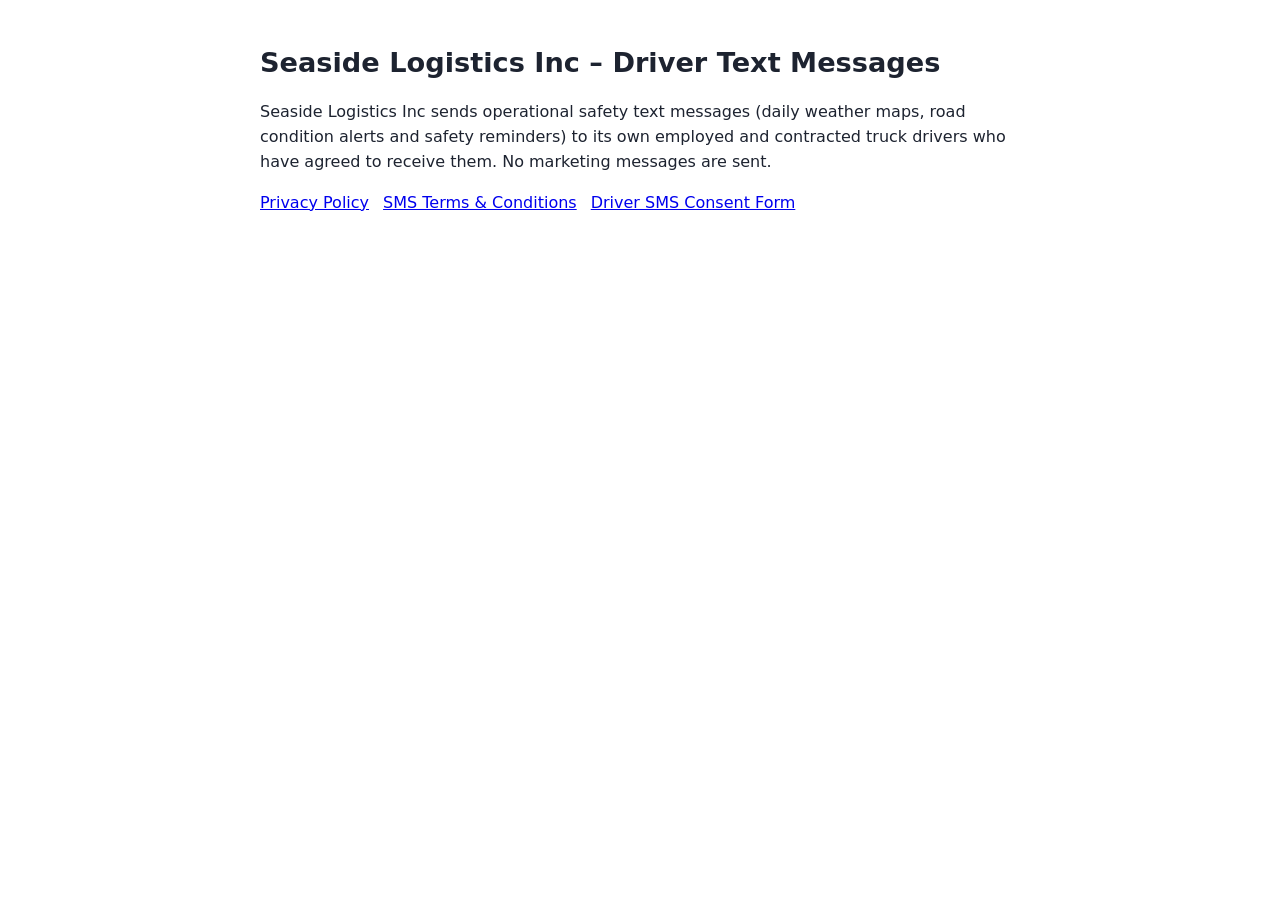
<file: docs/index.html>
<!doctype html><html lang="en"><head><meta charset="utf-8"><meta name="viewport" content="width=device-width,initial-scale=1"><title>Seaside Logistics Driver Texts</title><link rel="stylesheet" href="style.css"></head><body>
<h1>Seaside Logistics Inc &ndash; Driver Text Messages</h1>
<p>Seaside Logistics Inc sends operational safety text messages (daily weather maps, road condition alerts and safety reminders) to its own employed and contracted truck drivers who have agreed to receive them. No marketing messages are sent.</p>
<nav><a href="privacy.html">Privacy Policy</a><a href="terms.html">SMS Terms &amp; Conditions</a><a href="sms-consent.html">Driver SMS Consent Form</a></nav>
</body></html>
</file>
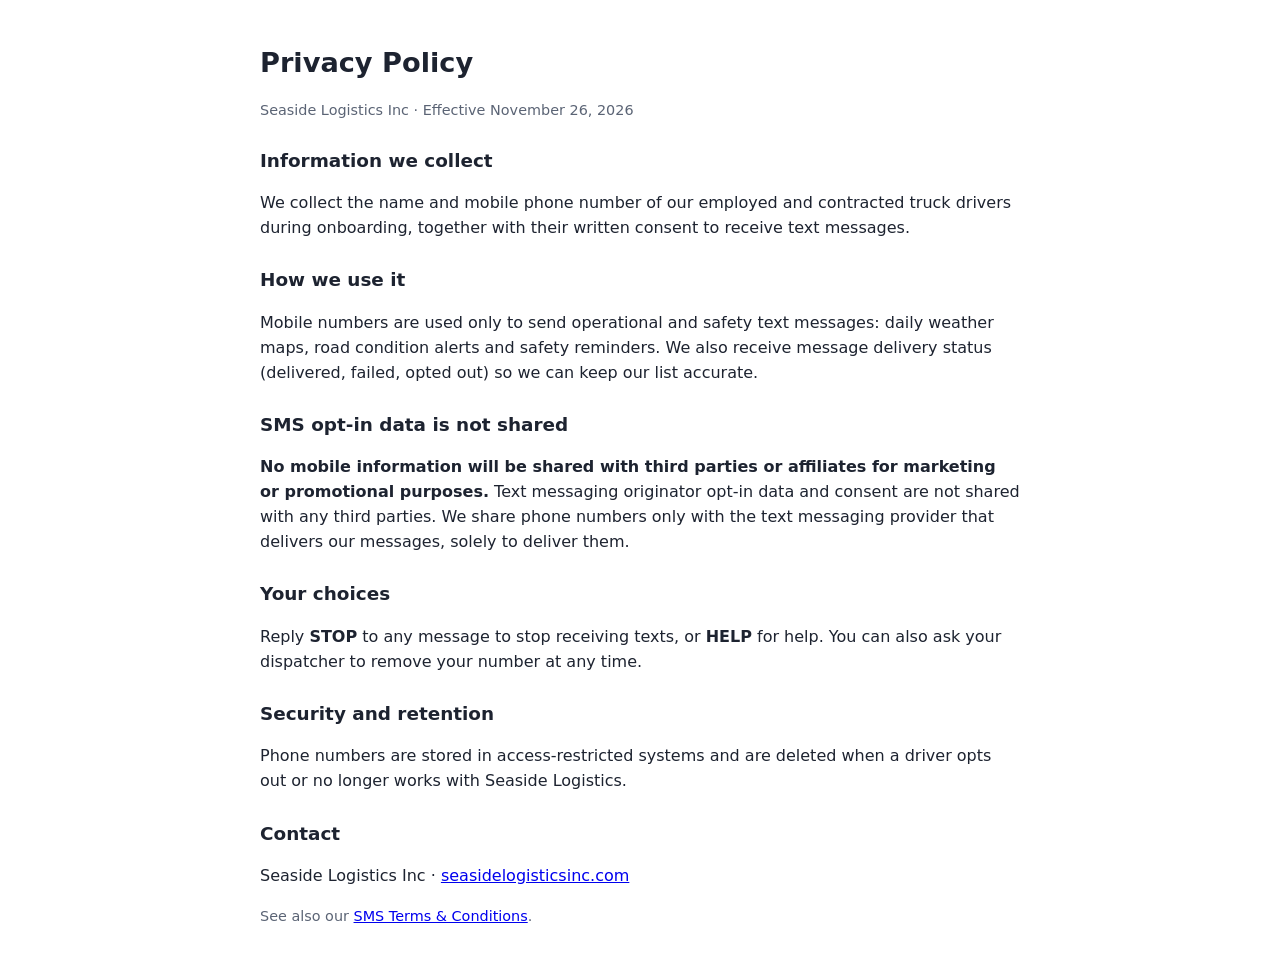
<file: docs/privacy.html>
<!doctype html><html lang="en"><head><meta charset="utf-8"><meta name="viewport" content="width=device-width,initial-scale=1"><title>Seaside Logistics Privacy Policy</title><link rel="stylesheet" href="style.css"></head><body>
<h1>Privacy Policy</h1><p class="muted">Seaside Logistics Inc &middot; Effective November 26, 2026</p>
<h2>Information we collect</h2>
<p>We collect the name and mobile phone number of our employed and contracted truck drivers during onboarding, together with their written consent to receive text messages.</p>
<h2>How we use it</h2>
<p>Mobile numbers are used only to send operational and safety text messages: daily weather maps, road condition alerts and safety reminders. We also receive message delivery status (delivered, failed, opted out) so we can keep our list accurate.</p>
<h2>SMS opt-in data is not shared</h2>
<p><strong>No mobile information will be shared with third parties or affiliates for marketing or promotional purposes.</strong> Text messaging originator opt-in data and consent are not shared with any third parties. We share phone numbers only with the text messaging provider that delivers our messages, solely to deliver them.</p>
<h2>Your choices</h2>
<p>Reply <strong>STOP</strong> to any message to stop receiving texts, or <strong>HELP</strong> for help. You can also ask your dispatcher to remove your number at any time.</p>
<h2>Security and retention</h2>
<p>Phone numbers are stored in access-restricted systems and are deleted when a driver opts out or no longer works with Seaside Logistics.</p>
<h2>Contact</h2><p>Seaside Logistics Inc &middot; <a href="https://seasidelogisticsinc.com/">seasidelogisticsinc.com</a></p>
<p class="muted">See also our <a href="terms.html">SMS Terms &amp; Conditions</a>.</p>
</body></html>
</file>
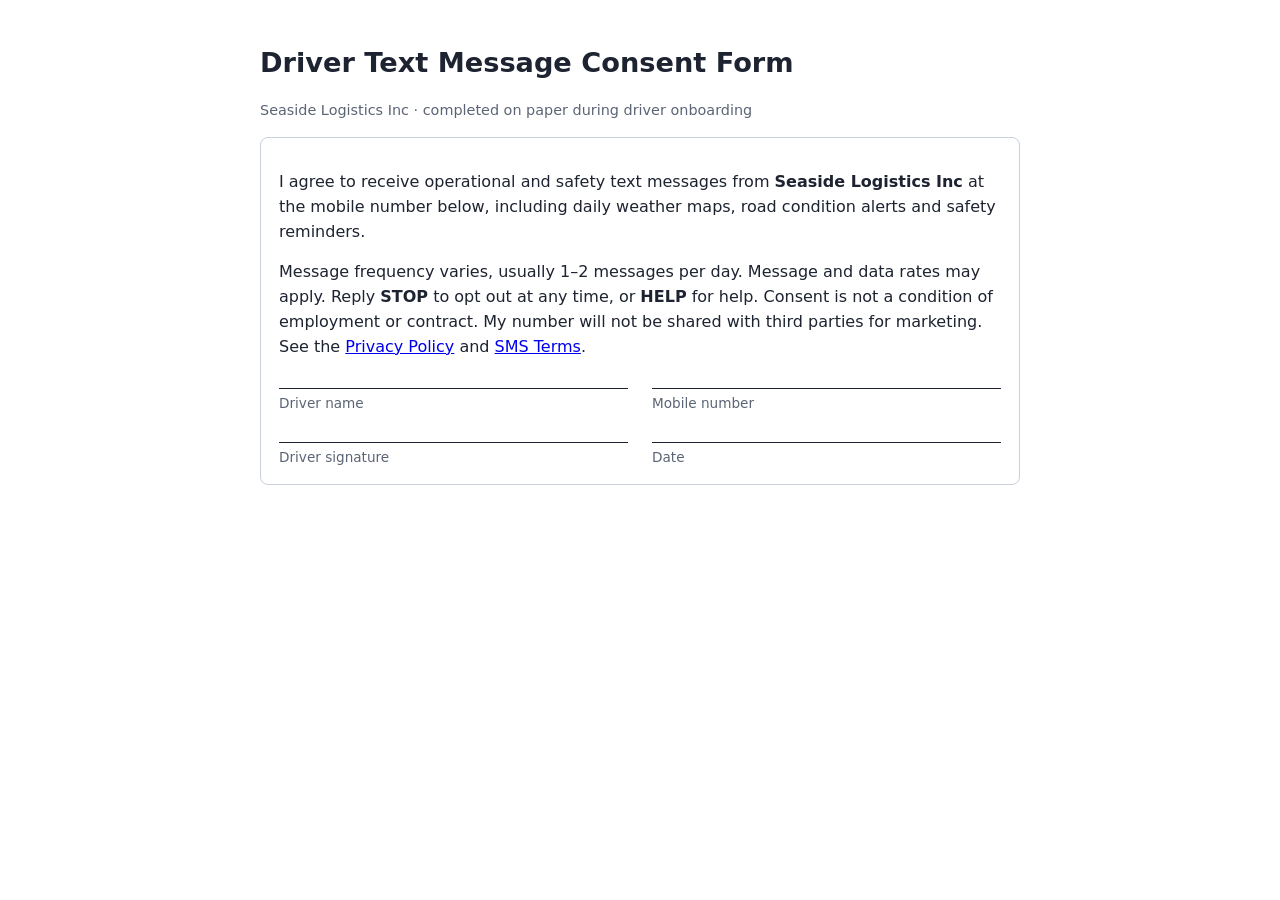
<file: docs/sms-consent.html>
<!doctype html><html lang="en"><head><meta charset="utf-8"><meta name="viewport" content="width=device-width,initial-scale=1"><title>Driver SMS Consent Form</title><link rel="stylesheet" href="style.css"></head><body>
<h1>Driver Text Message Consent Form</h1><p class="muted">Seaside Logistics Inc &middot; completed on paper during driver onboarding</p>
<div class="box">
<p>I agree to receive operational and safety text messages from <strong>Seaside Logistics Inc</strong> at the mobile number below, including daily weather maps, road condition alerts and safety reminders.</p>
<p>Message frequency varies, usually 1&ndash;2 messages per day. Message and data rates may apply. Reply <strong>STOP</strong> to opt out at any time, or <strong>HELP</strong> for help. Consent is not a condition of employment or contract. My number will not be shared with third parties for marketing. See the <a href="privacy.html">Privacy Policy</a> and <a href="terms.html">SMS Terms</a>.</p>
<div class="sig"><div>Driver name</div><div>Mobile number</div><div>Driver signature</div><div>Date</div></div>
</div>
</body></html>
</file>
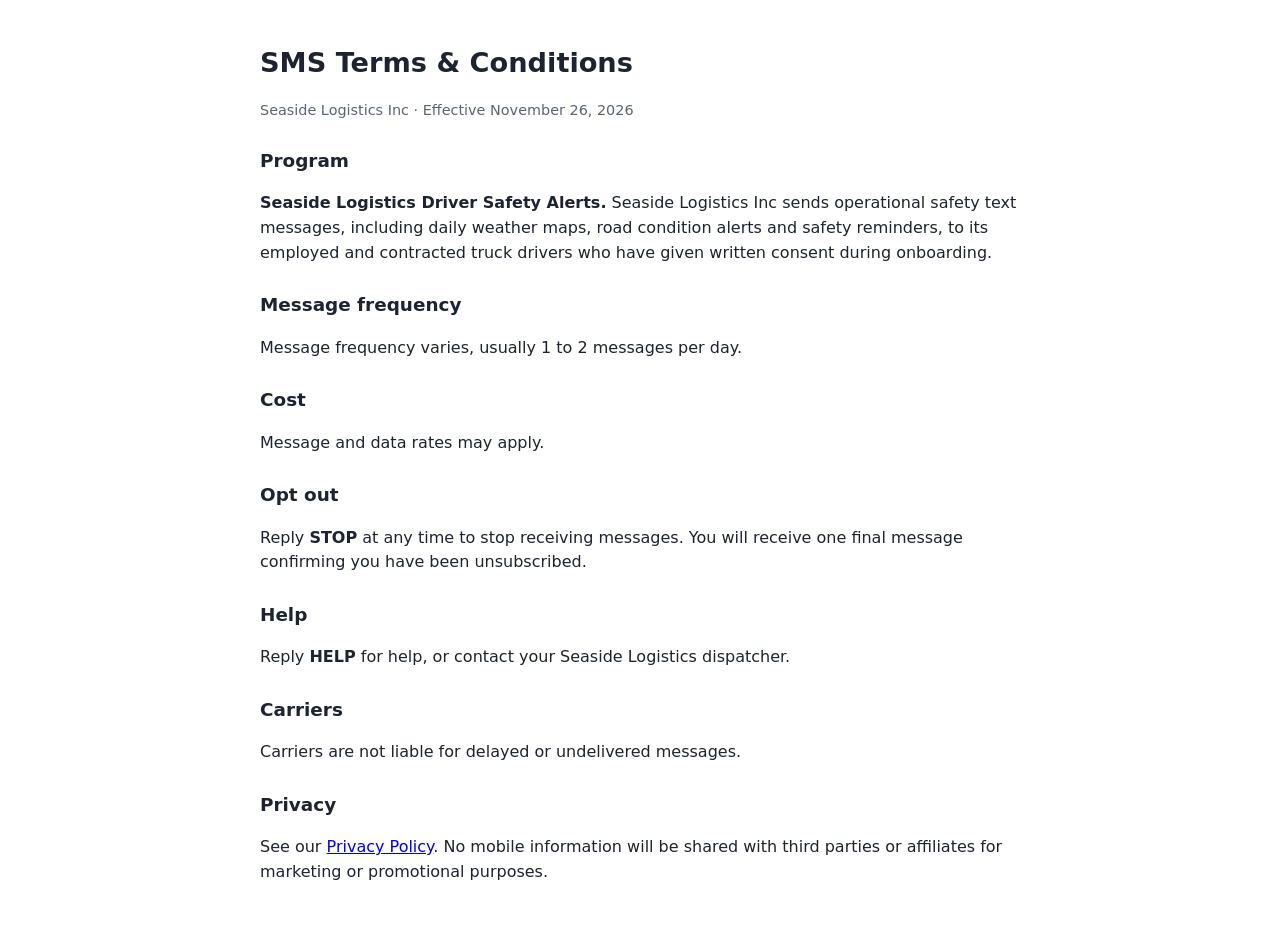
<file: docs/terms.html>
<!doctype html><html lang="en"><head><meta charset="utf-8"><meta name="viewport" content="width=device-width,initial-scale=1"><title>Seaside Logistics SMS Terms</title><link rel="stylesheet" href="style.css"></head><body>
<h1>SMS Terms &amp; Conditions</h1><p class="muted">Seaside Logistics Inc &middot; Effective November 26, 2026</p>
<h2>Program</h2>
<p><strong>Seaside Logistics Driver Safety Alerts.</strong> Seaside Logistics Inc sends operational safety text messages, including daily weather maps, road condition alerts and safety reminders, to its employed and contracted truck drivers who have given written consent during onboarding.</p>
<h2>Message frequency</h2><p>Message frequency varies, usually 1 to 2 messages per day.</p>
<h2>Cost</h2><p>Message and data rates may apply.</p>
<h2>Opt out</h2><p>Reply <strong>STOP</strong> at any time to stop receiving messages. You will receive one final message confirming you have been unsubscribed.</p>
<h2>Help</h2><p>Reply <strong>HELP</strong> for help, or contact your Seaside Logistics dispatcher.</p>
<h2>Carriers</h2><p>Carriers are not liable for delayed or undelivered messages.</p>
<h2>Privacy</h2><p>See our <a href="privacy.html">Privacy Policy</a>. No mobile information will be shared with third parties or affiliates for marketing or promotional purposes.</p>
</body></html>
</file>
<file: docs/style.css>
body{font-family:system-ui,-apple-system,Segoe UI,Roboto,sans-serif;max-width:760px;margin:0 auto;padding:24px 16px;line-height:1.55;color:#1d2330;background:#fff}
h1{font-size:1.7rem;margin-bottom:.2rem}h2{font-size:1.15rem;margin-top:1.6rem}
.muted{color:#5b6475;font-size:.9rem}.box{border:1px solid #c9d0dc;border-radius:8px;padding:16px 18px;margin:16px 0}
.sig{display:grid;grid-template-columns:1fr 1fr;gap:28px 24px;margin-top:28px}.sig div{border-top:1px solid #1d2330;padding-top:4px;font-size:.85rem;color:#5b6475}
nav a{margin-right:14px}
</file>
